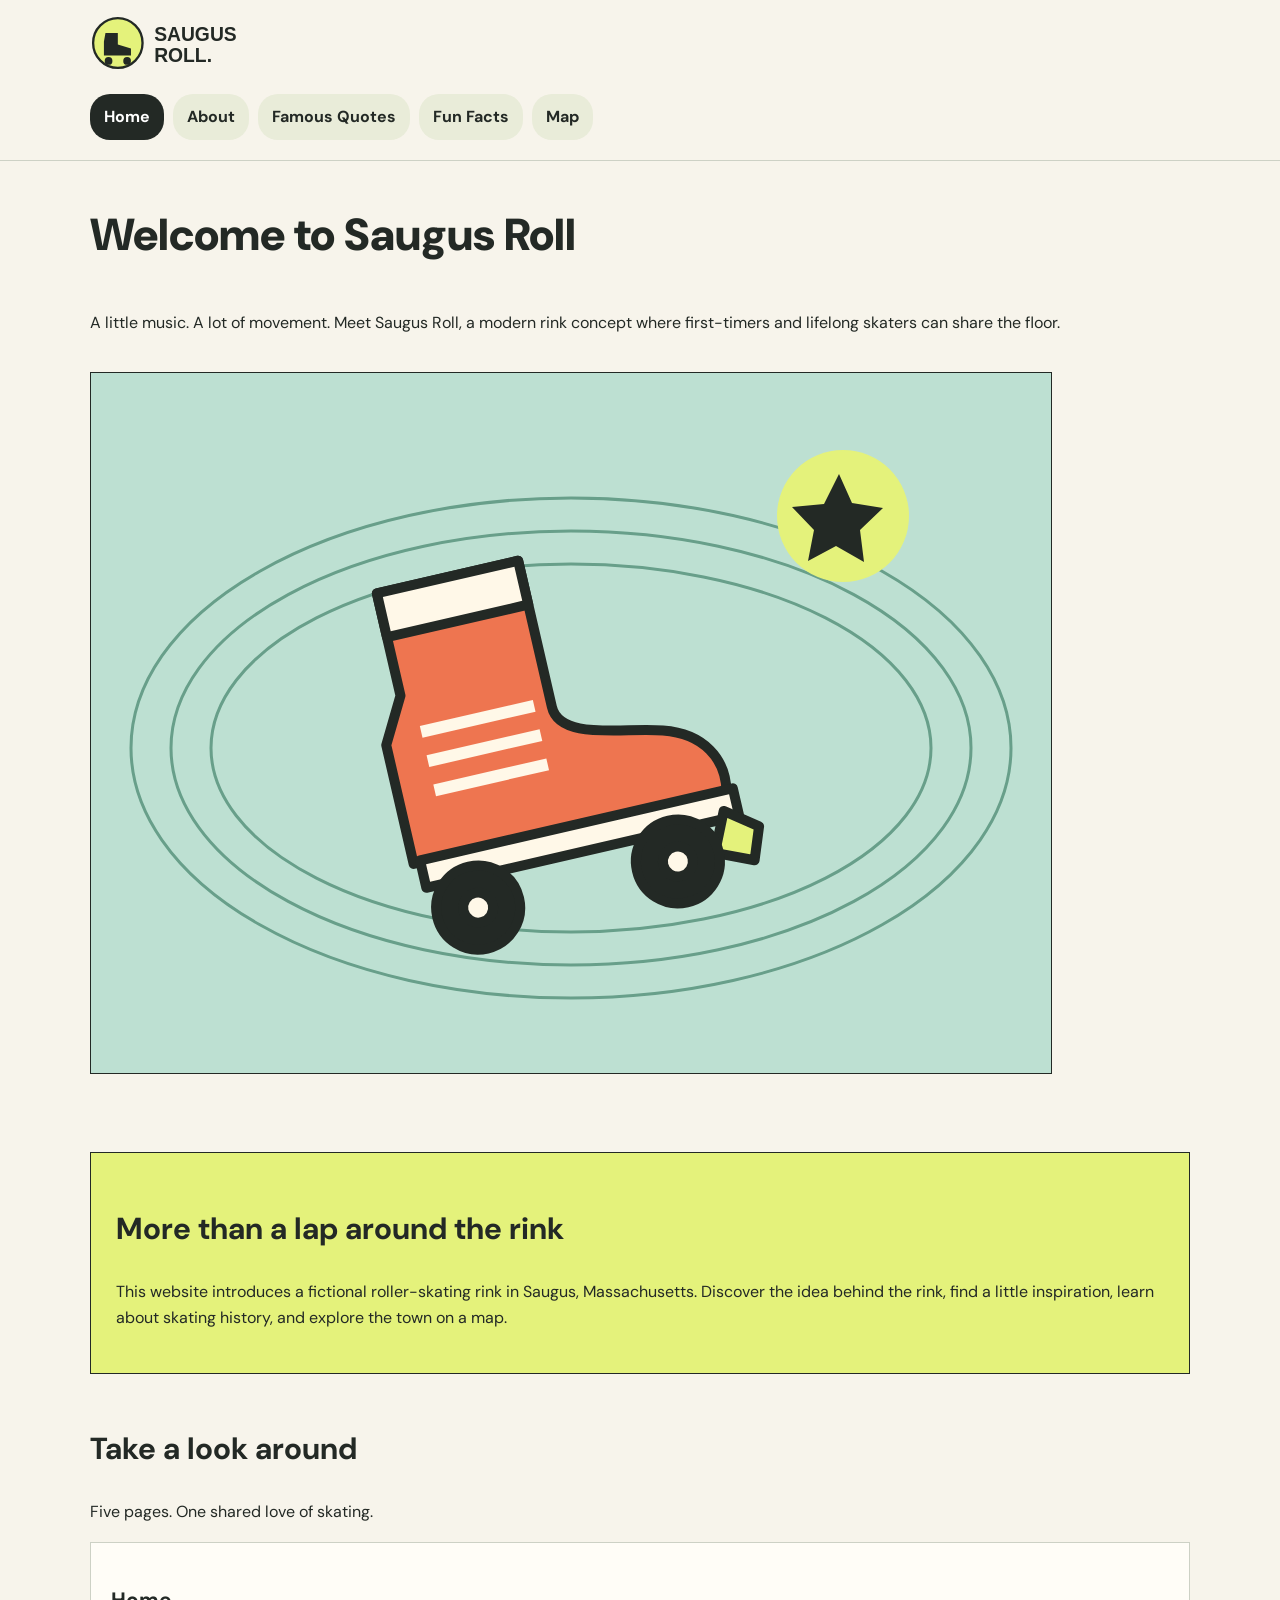
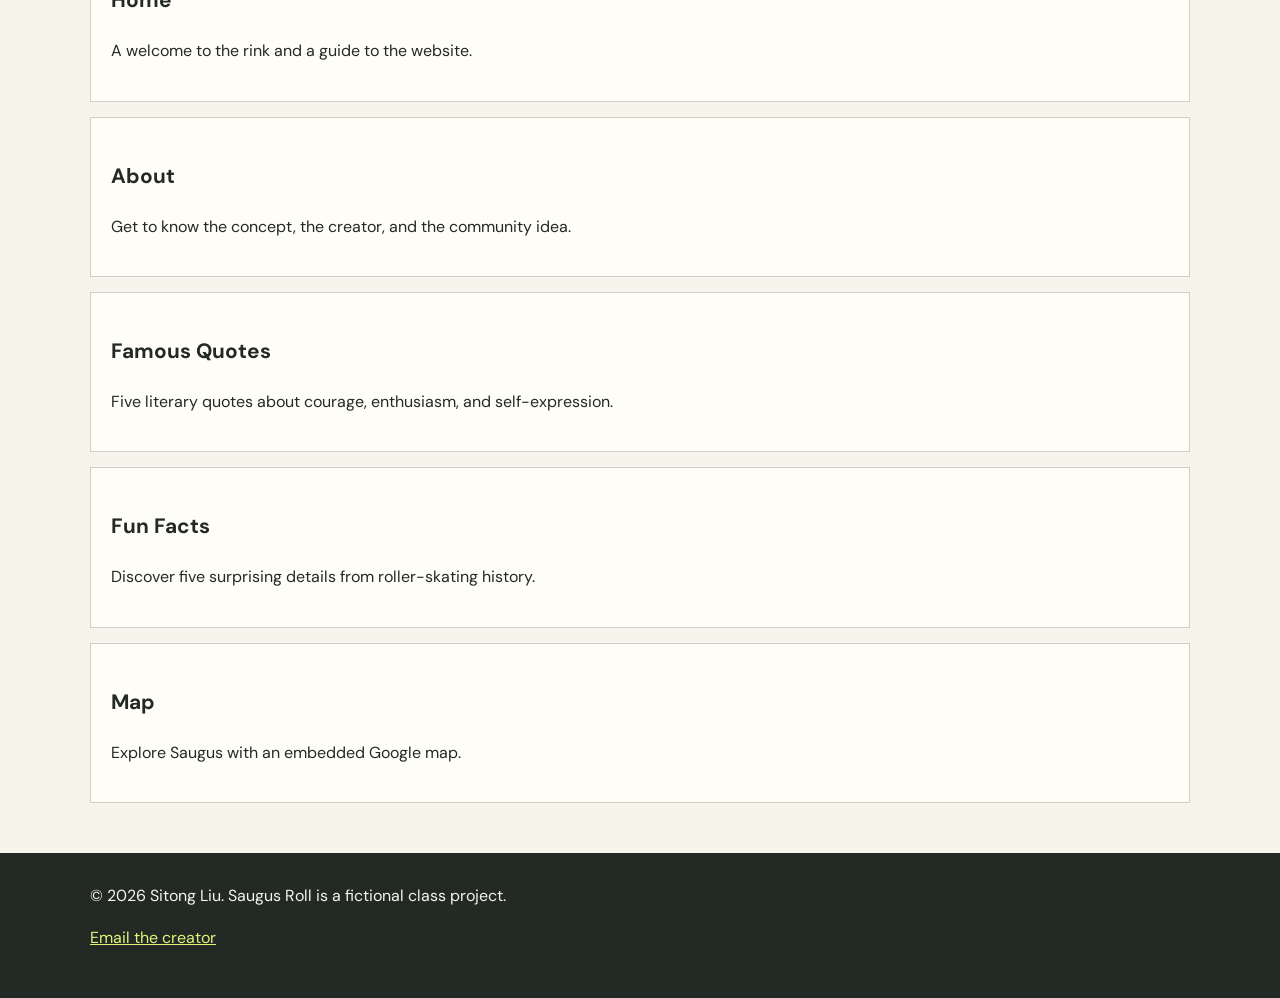
<file: index.html>
<!DOCTYPE html>
<html lang="en">
<head>
  <meta charset="UTF-8">
  <meta name="viewport" content="width=device-width, initial-scale=1.0">
  <meta name="description" content="Home — Saugus Roll, a fictional modern roller-skating rink in Saugus, Massachusetts.">
  <title>Home | Saugus Roll</title>
  <link rel="icon" href="images/logo-small.svg" type="image/svg+xml">
  <link rel="stylesheet" href="css/styles.css">
</head>
<body>
  <!-- The same header and navigation appear on all five pages. -->
  <header class="site-header">
    <div class="container">
      <a class="logo" href="index.html">
        <img src="images/logo.svg" alt="Saugus Roll logo" width="220" height="72">
      </a>
      <nav>
        <ul>
          <li><a class="current" href="index.html">Home</a></li>
          <li><a href="about.html">About</a></li>
          <li><a href="quotes.html">Famous Quotes</a></li>
          <li><a href="funfacts.html">Fun Facts</a></li>
          <li><a href="map.html">Map</a></li>
        </ul>
      </nav>
    </div>
  </header>
  <main class="container">
    <section>
      <h1>Welcome to Saugus Roll</h1>
      <p>A little music. A lot of movement. Meet Saugus Roll, a modern rink concept where first-timers and lifelong skaters can share the floor.</p>
      <img class="hero-image" src="images/rink.svg" alt="Illustration of a coral roller skate inside green oval rink lines" width="960" height="700">
    </section>
    <!-- This section explains the purpose of the website. -->
    <section class="purpose">
      <h2>More than a lap around the rink</h2>
      <p>This website introduces a fictional roller-skating rink in Saugus, Massachusetts. Discover the idea behind the rink, find a little inspiration, learn about skating history, and explore the town on a map.</p>
    </section>
    <section>
      <h2>Take a look around</h2>
      <p>Five pages. One shared love of skating.</p>
      <div class="card">
        <h3>Home</h3>
        <p>A welcome to the rink and a guide to the website.</p>
      </div>
      <div class="card">
        <h3>About</h3>
        <p>Get to know the concept, the creator, and the community idea.</p>
      </div>
      <div class="card">
        <h3>Famous Quotes</h3>
        <p>Five literary quotes about courage, enthusiasm, and self-expression.</p>
      </div>
      <div class="card">
        <h3>Fun Facts</h3>
        <p>Discover five surprising details from roller-skating history.</p>
      </div>
      <div class="card">
        <h3>Map</h3>
        <p>Explore Saugus with an embedded Google map.</p>
      </div>
    </section>
  </main>
  <footer class="site-footer">
    <div class="container">
      <p>&copy; 2026 Sitong Liu. Saugus Roll is a fictional class project.</p>
      <!-- Contact link opens a blank email addressed to the creator. -->
      <p><a href="mailto:liu.s2@northeastern.edu">Email the creator</a></p>
    </div>
  </footer>
</body>
</html>
</file>
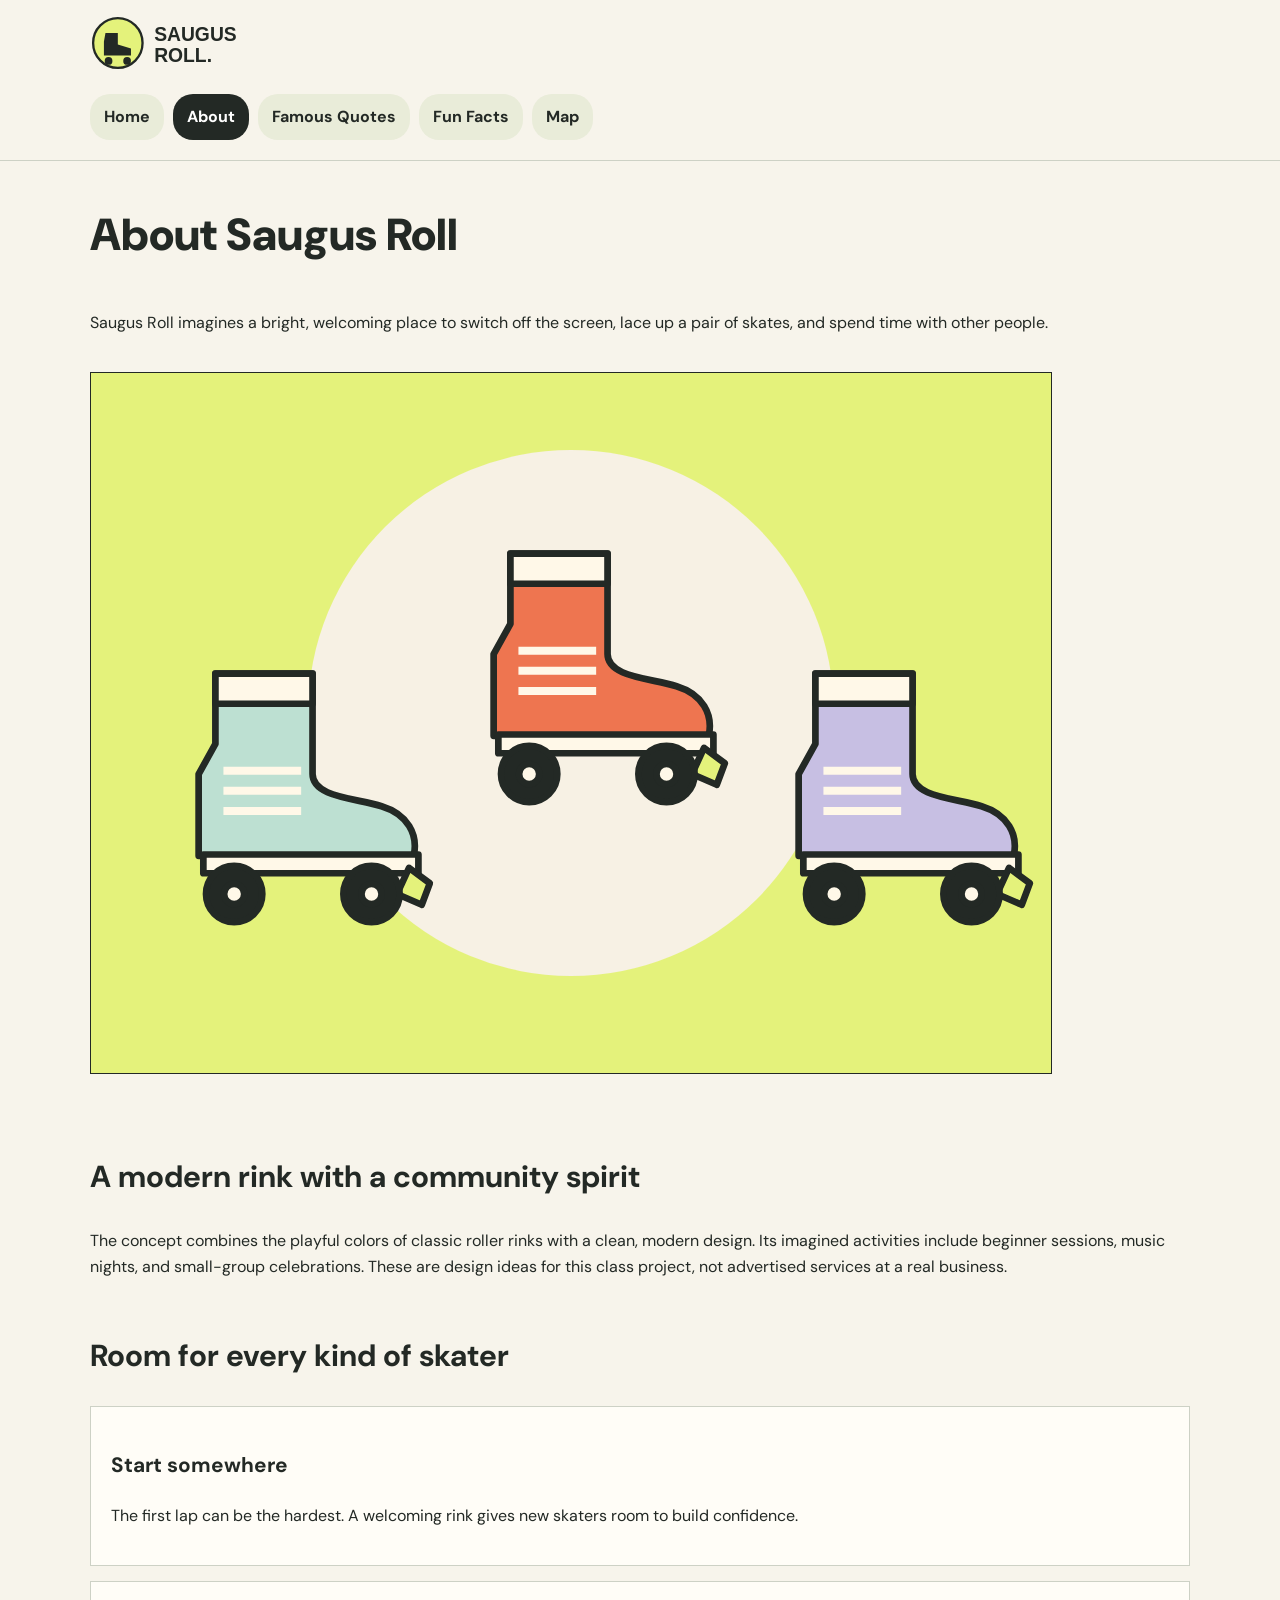
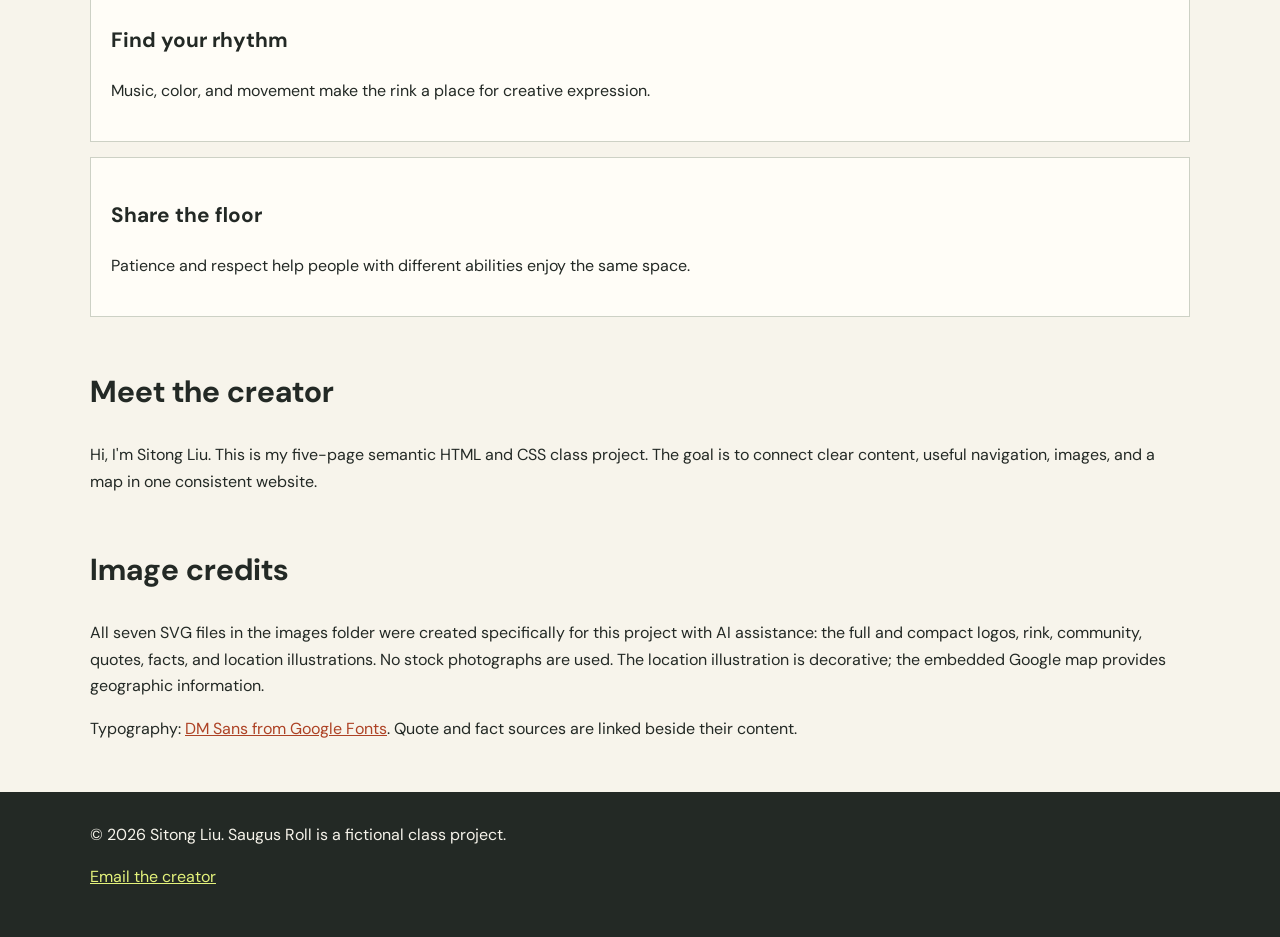
<file: about.html>
<!DOCTYPE html>
<html lang="en">
<head>
  <meta charset="UTF-8">
  <meta name="viewport" content="width=device-width, initial-scale=1.0">
  <meta name="description" content="About — Saugus Roll, a fictional modern roller-skating rink in Saugus, Massachusetts.">
  <title>About | Saugus Roll</title>
  <link rel="icon" href="images/logo-small.svg" type="image/svg+xml">
  <link rel="stylesheet" href="css/styles.css">
</head>
<body>
  <!-- The same header and navigation appear on all five pages. -->
  <header class="site-header">
    <div class="container">
      <a class="logo" href="index.html">
        <img src="images/logo.svg" alt="Saugus Roll logo" width="220" height="72">
      </a>
      <nav>
        <ul>
          <li><a href="index.html">Home</a></li>
          <li><a class="current" href="about.html">About</a></li>
          <li><a href="quotes.html">Famous Quotes</a></li>
          <li><a href="funfacts.html">Fun Facts</a></li>
          <li><a href="map.html">Map</a></li>
        </ul>
      </nav>
    </div>
  </header>
  <main class="container">
    <section>
      <h1>About Saugus Roll</h1>
      <p>Saugus Roll imagines a bright, welcoming place to switch off the screen, lace up a pair of skates, and spend time with other people.</p>
      <img class="hero-image" src="images/community.svg" alt="Illustration of three roller skates in mint, coral, and purple" width="960" height="700">
    </section>
    <section>
      <h2>A modern rink with a community spirit</h2>
      <p>The concept combines the playful colors of classic roller rinks with a clean, modern design. Its imagined activities include beginner sessions, music nights, and small-group celebrations. These are design ideas for this class project, not advertised services at a real business.</p>
    </section>
    <section>
      <h2>Room for every kind of skater</h2>
      <div class="card">
        <h3>Start somewhere</h3>
        <p>The first lap can be the hardest. A welcoming rink gives new skaters room to build confidence.</p>
      </div>
      <div class="card">
        <h3>Find your rhythm</h3>
        <p>Music, color, and movement make the rink a place for creative expression.</p>
      </div>
      <div class="card">
        <h3>Share the floor</h3>
        <p>Patience and respect help people with different abilities enjoy the same space.</p>
      </div>
    </section>
    <section>
      <h2>Meet the creator</h2>
      <p>Hi, I'm Sitong Liu. This is my five-page semantic HTML and CSS class project. The goal is to connect clear content, useful navigation, images, and a map in one consistent website.</p>
    </section>
    <section id="image-credits">
      <h2>Image credits</h2>
      <p>All seven SVG files in the images folder were created specifically for this project with AI assistance: the full and compact logos, rink, community, quotes, facts, and location illustrations. No stock photographs are used. The location illustration is decorative; the embedded Google map provides geographic information.</p>
      <p>Typography: <a href="https://fonts.google.com/specimen/DM+Sans" target="_blank">DM Sans from Google Fonts</a>. Quote and fact sources are linked beside their content.</p>
    </section>
  </main>
  <footer class="site-footer">
    <div class="container">
      <p>&copy; 2026 Sitong Liu. Saugus Roll is a fictional class project.</p>
      <!-- Contact link opens a blank email addressed to the creator. -->
      <p><a href="mailto:liu.s2@northeastern.edu">Email the creator</a></p>
    </div>
  </footer>
</body>
</html>
</file>
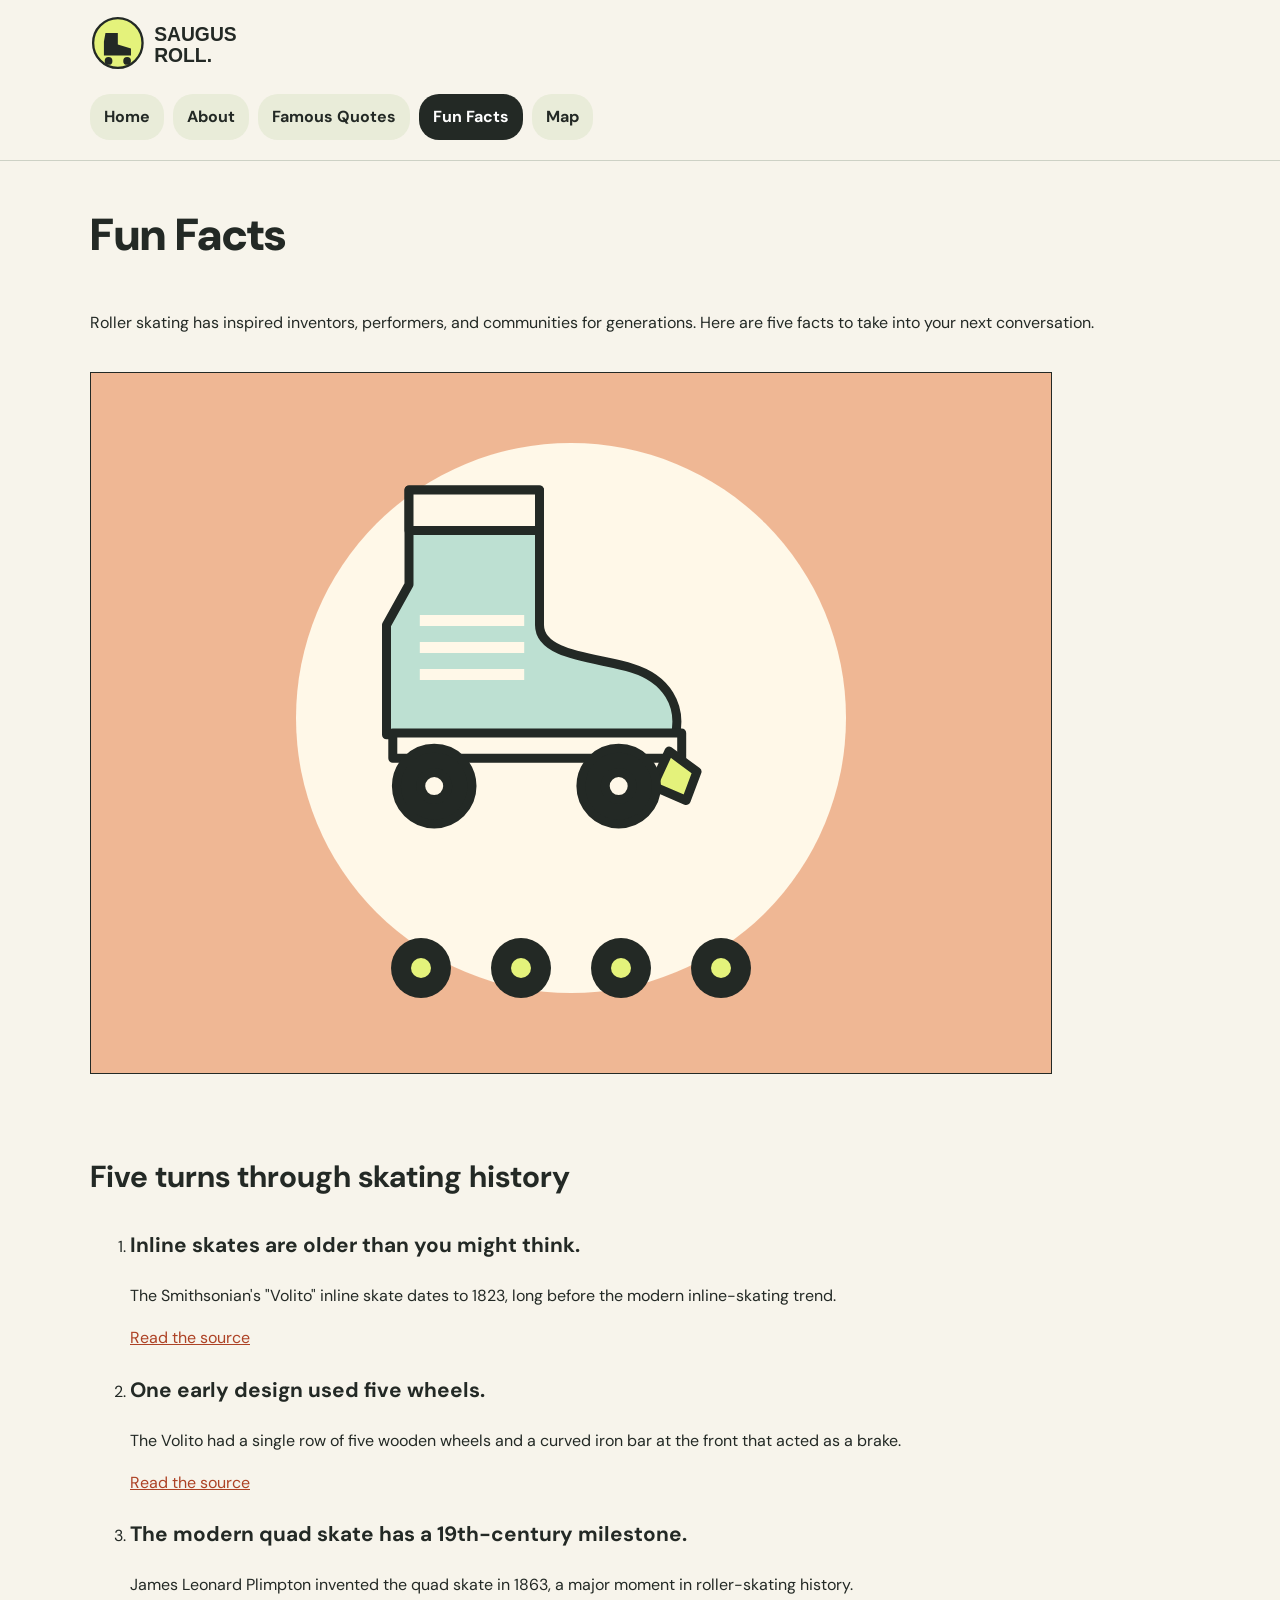
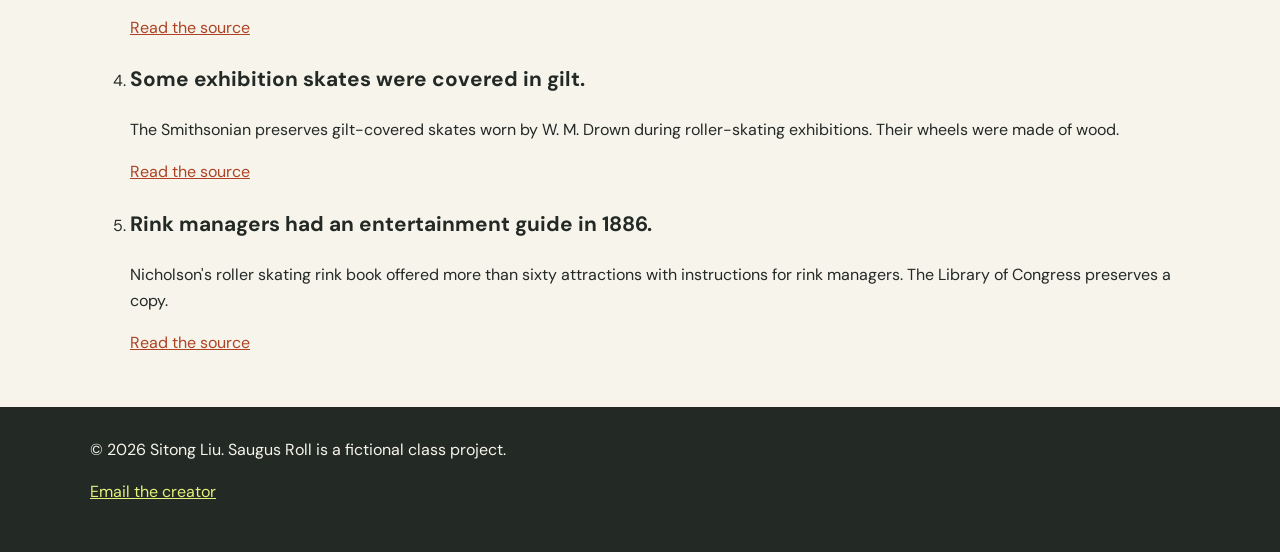
<file: funfacts.html>
<!DOCTYPE html>
<html lang="en">
<head>
  <meta charset="UTF-8">
  <meta name="viewport" content="width=device-width, initial-scale=1.0">
  <meta name="description" content="Fun Facts — Saugus Roll, a fictional modern roller-skating rink in Saugus, Massachusetts.">
  <title>Fun Facts | Saugus Roll</title>
  <link rel="icon" href="images/logo-small.svg" type="image/svg+xml">
  <link rel="stylesheet" href="css/styles.css">
</head>
<body>
  <!-- The same header and navigation appear on all five pages. -->
  <header class="site-header">
    <div class="container">
      <a class="logo" href="index.html">
        <img src="images/logo.svg" alt="Saugus Roll logo" width="220" height="72">
      </a>
      <nav>
        <ul>
          <li><a href="index.html">Home</a></li>
          <li><a href="about.html">About</a></li>
          <li><a href="quotes.html">Famous Quotes</a></li>
          <li><a class="current" href="funfacts.html">Fun Facts</a></li>
          <li><a href="map.html">Map</a></li>
        </ul>
      </nav>
    </div>
  </header>
  <main class="container">
    <section>
      <h1>Fun Facts</h1>
      <p>Roller skating has inspired inventors, performers, and communities for generations. Here are five facts to take into your next conversation.</p>
      <img class="hero-image" src="images/facts.svg" alt="Illustration of a mint roller skate with four wheels arranged below it" width="960" height="700">
    </section>
    <section>
      <h2>Five turns through skating history</h2>
      <!-- An ordered list meets the assignment's list requirement. -->
      <ol class="facts-list">
        <li>
          <h3>Inline skates are older than you might think.</h3>
          <p>The Smithsonian's "Volito" inline skate dates to 1823, long before the modern inline-skating trend.</p>
          <p><a href="https://americanhistory.si.edu/collections/object/nmah_335014" target="_blank">Read the source</a></p>
        </li>
        <li>
          <h3>One early design used five wheels.</h3>
          <p>The Volito had a single row of five wooden wheels and a curved iron bar at the front that acted as a brake.</p>
          <p><a href="https://americanhistory.si.edu/collections/object/nmah_335014" target="_blank">Read the source</a></p>
        </li>
        <li>
          <h3>The modern quad skate has a 19th-century milestone.</h3>
          <p>James Leonard Plimpton invented the quad skate in 1863, a major moment in roller-skating history.</p>
          <p><a href="https://blogs.loc.gov/loc/2011/02/crazy-sk8s/" target="_blank">Read the source</a></p>
        </li>
        <li>
          <h3>Some exhibition skates were covered in gilt.</h3>
          <p>The Smithsonian preserves gilt-covered skates worn by W. M. Drown during roller-skating exhibitions. Their wheels were made of wood.</p>
          <p><a href="https://americanhistory.si.edu/collections/object/nmah_335012" target="_blank">Read the source</a></p>
        </li>
        <li>
          <h3>Rink managers had an entertainment guide in 1886.</h3>
          <p>Nicholson's roller skating rink book offered more than sixty attractions with instructions for rink managers. The Library of Congress preserves a copy.</p>
          <p><a href="https://www.loc.gov/item/05023998/" target="_blank">Read the source</a></p>
        </li>
      </ol>
    </section>
  </main>
  <footer class="site-footer">
    <div class="container">
      <p>&copy; 2026 Sitong Liu. Saugus Roll is a fictional class project.</p>
      <!-- Contact link opens a blank email addressed to the creator. -->
      <p><a href="mailto:liu.s2@northeastern.edu">Email the creator</a></p>
    </div>
  </footer>
</body>
</html>
</file>
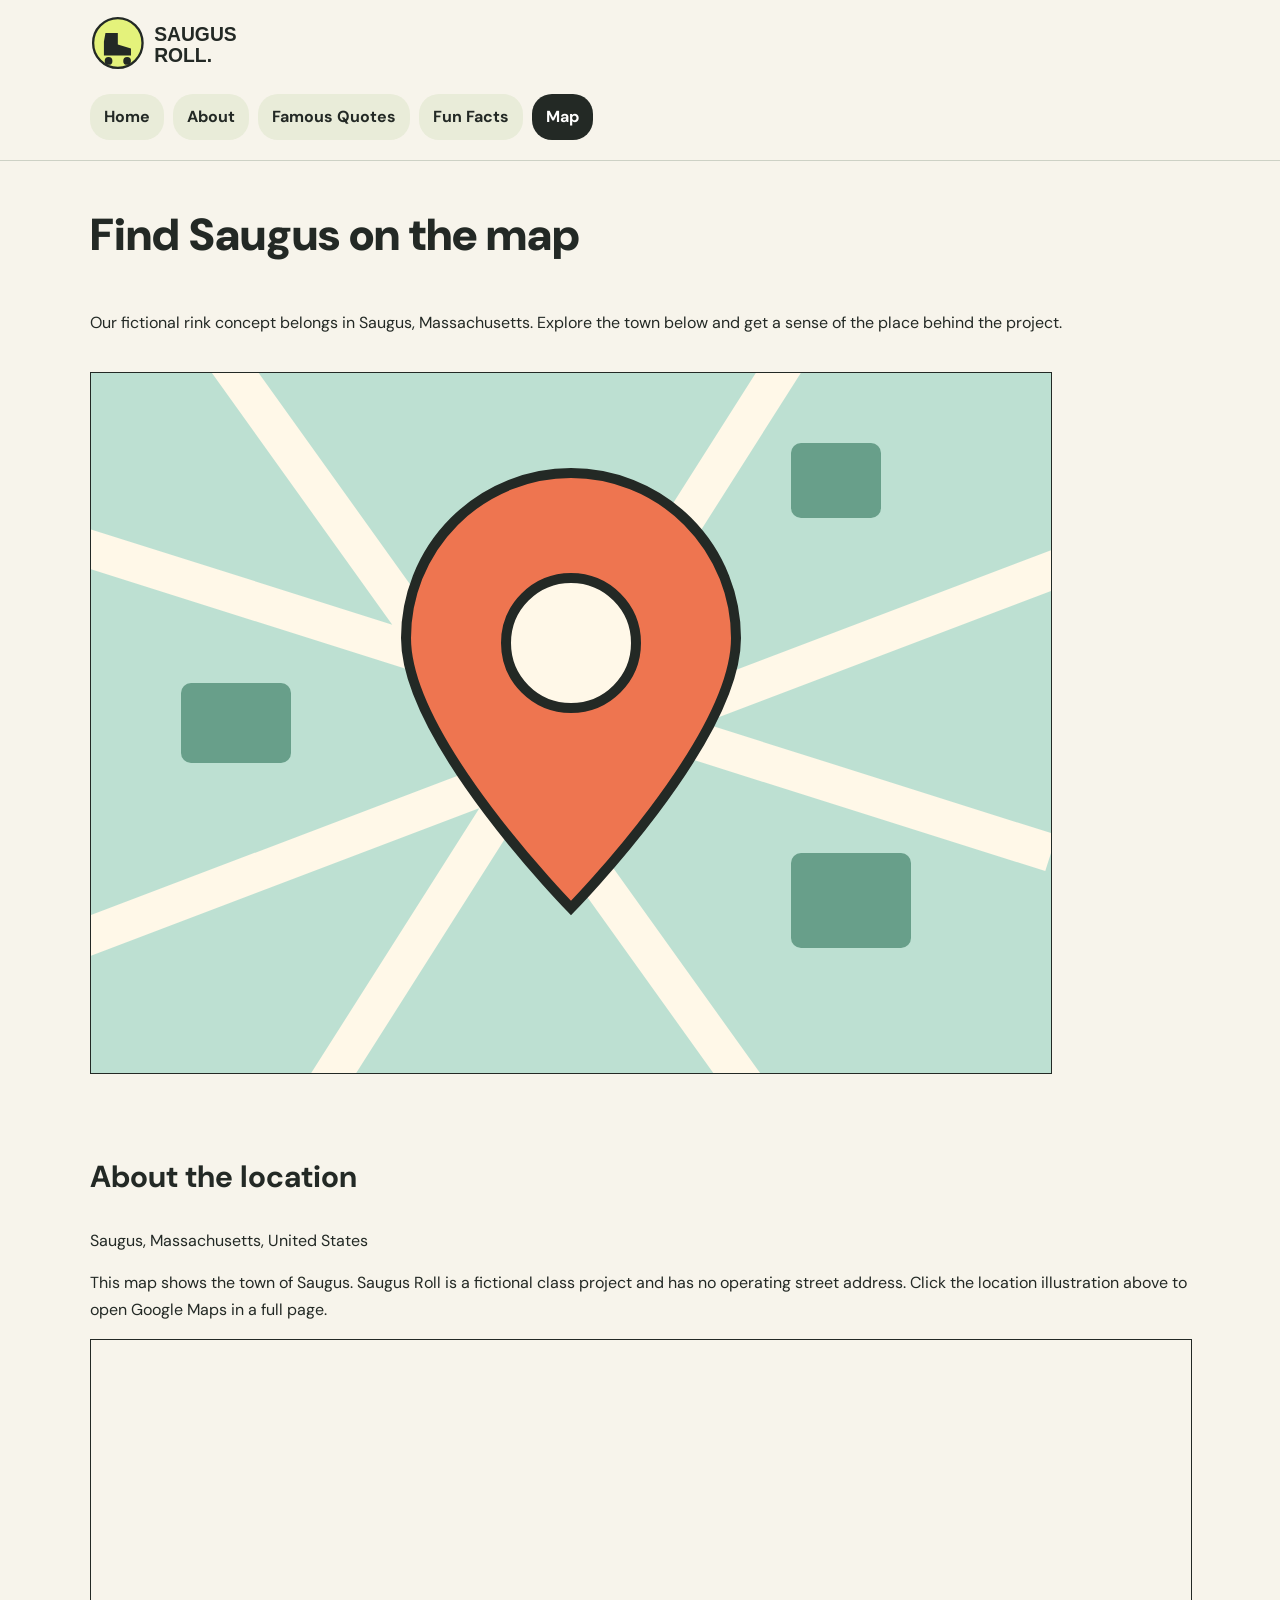
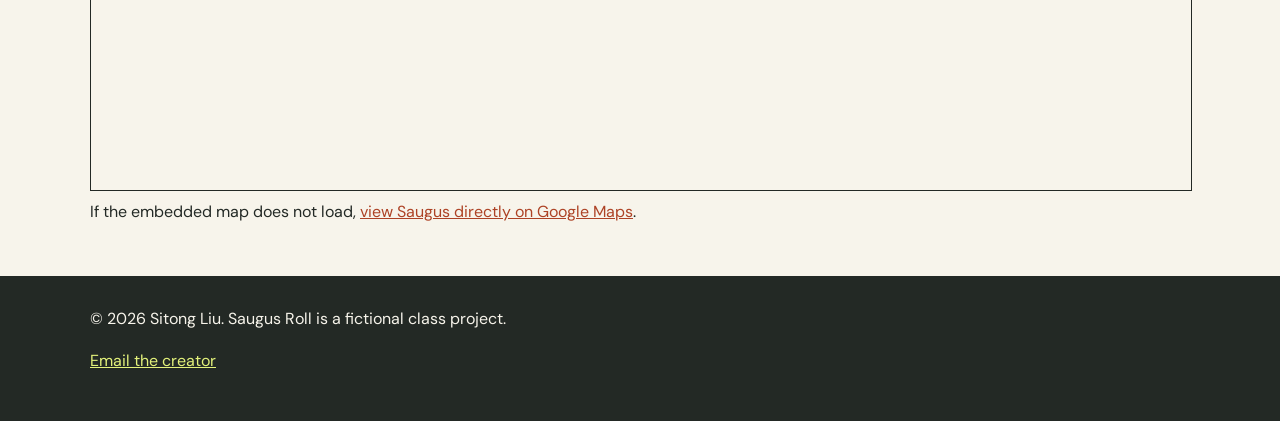
<file: map.html>
<!DOCTYPE html>
<html lang="en">
<head>
  <meta charset="UTF-8">
  <meta name="viewport" content="width=device-width, initial-scale=1.0">
  <meta name="description" content="Map — Saugus Roll, a fictional modern roller-skating rink in Saugus, Massachusetts.">
  <title>Map | Saugus Roll</title>
  <link rel="icon" href="images/logo-small.svg" type="image/svg+xml">
  <link rel="stylesheet" href="css/styles.css">
</head>
<body>
  <!-- The same header and navigation appear on all five pages. -->
  <header class="site-header">
    <div class="container">
      <a class="logo" href="index.html">
        <img src="images/logo.svg" alt="Saugus Roll logo" width="220" height="72">
      </a>
      <nav>
        <ul>
          <li><a href="index.html">Home</a></li>
          <li><a href="about.html">About</a></li>
          <li><a href="quotes.html">Famous Quotes</a></li>
          <li><a href="funfacts.html">Fun Facts</a></li>
          <li><a class="current" href="map.html">Map</a></li>
        </ul>
      </nav>
    </div>
  </header>
  <main class="container">
    <section>
      <h1>Find Saugus on the map</h1>
      <p>Our fictional rink concept belongs in Saugus, Massachusetts. Explore the town below and get a sense of the place behind the project.</p>
      <!-- This image is also a link to an external site. -->
      <a href="https://www.google.com/maps/search/?api=1&amp;query=Saugus%2C%20MA" target="_blank">
        <img class="hero-image" src="images/location.svg" alt="Illustrated location pin; select the image to explore Saugus on Google Maps" width="960" height="700">
      </a>
    </section>
    <section>
      <h2>About the location</h2>
      <p>Saugus, Massachusetts, United States</p>
      <p>This map shows the town of Saugus. Saugus Roll is a fictional class project and has no operating street address. Click the location illustration above to open Google Maps in a full page.</p>
      <!-- Google Maps is an external embed and needs an internet connection. -->
      <iframe class="map-frame" title="Google Maps showing Saugus, Massachusetts" src="https://www.google.com/maps?q=Saugus%2C%20Massachusetts&amp;output=embed" width="1100" height="450" loading="lazy"></iframe>
      <p>If the embedded map does not load, <a href="https://www.google.com/maps/search/?api=1&amp;query=Saugus%2C%20MA" target="_blank">view Saugus directly on Google Maps</a>.</p>
    </section>
  </main>
  <footer class="site-footer">
    <div class="container">
      <p>&copy; 2026 Sitong Liu. Saugus Roll is a fictional class project.</p>
      <!-- Contact link opens a blank email addressed to the creator. -->
      <p><a href="mailto:liu.s2@northeastern.edu">Email the creator</a></p>
    </div>
  </footer>
</body>
</html>
</file>
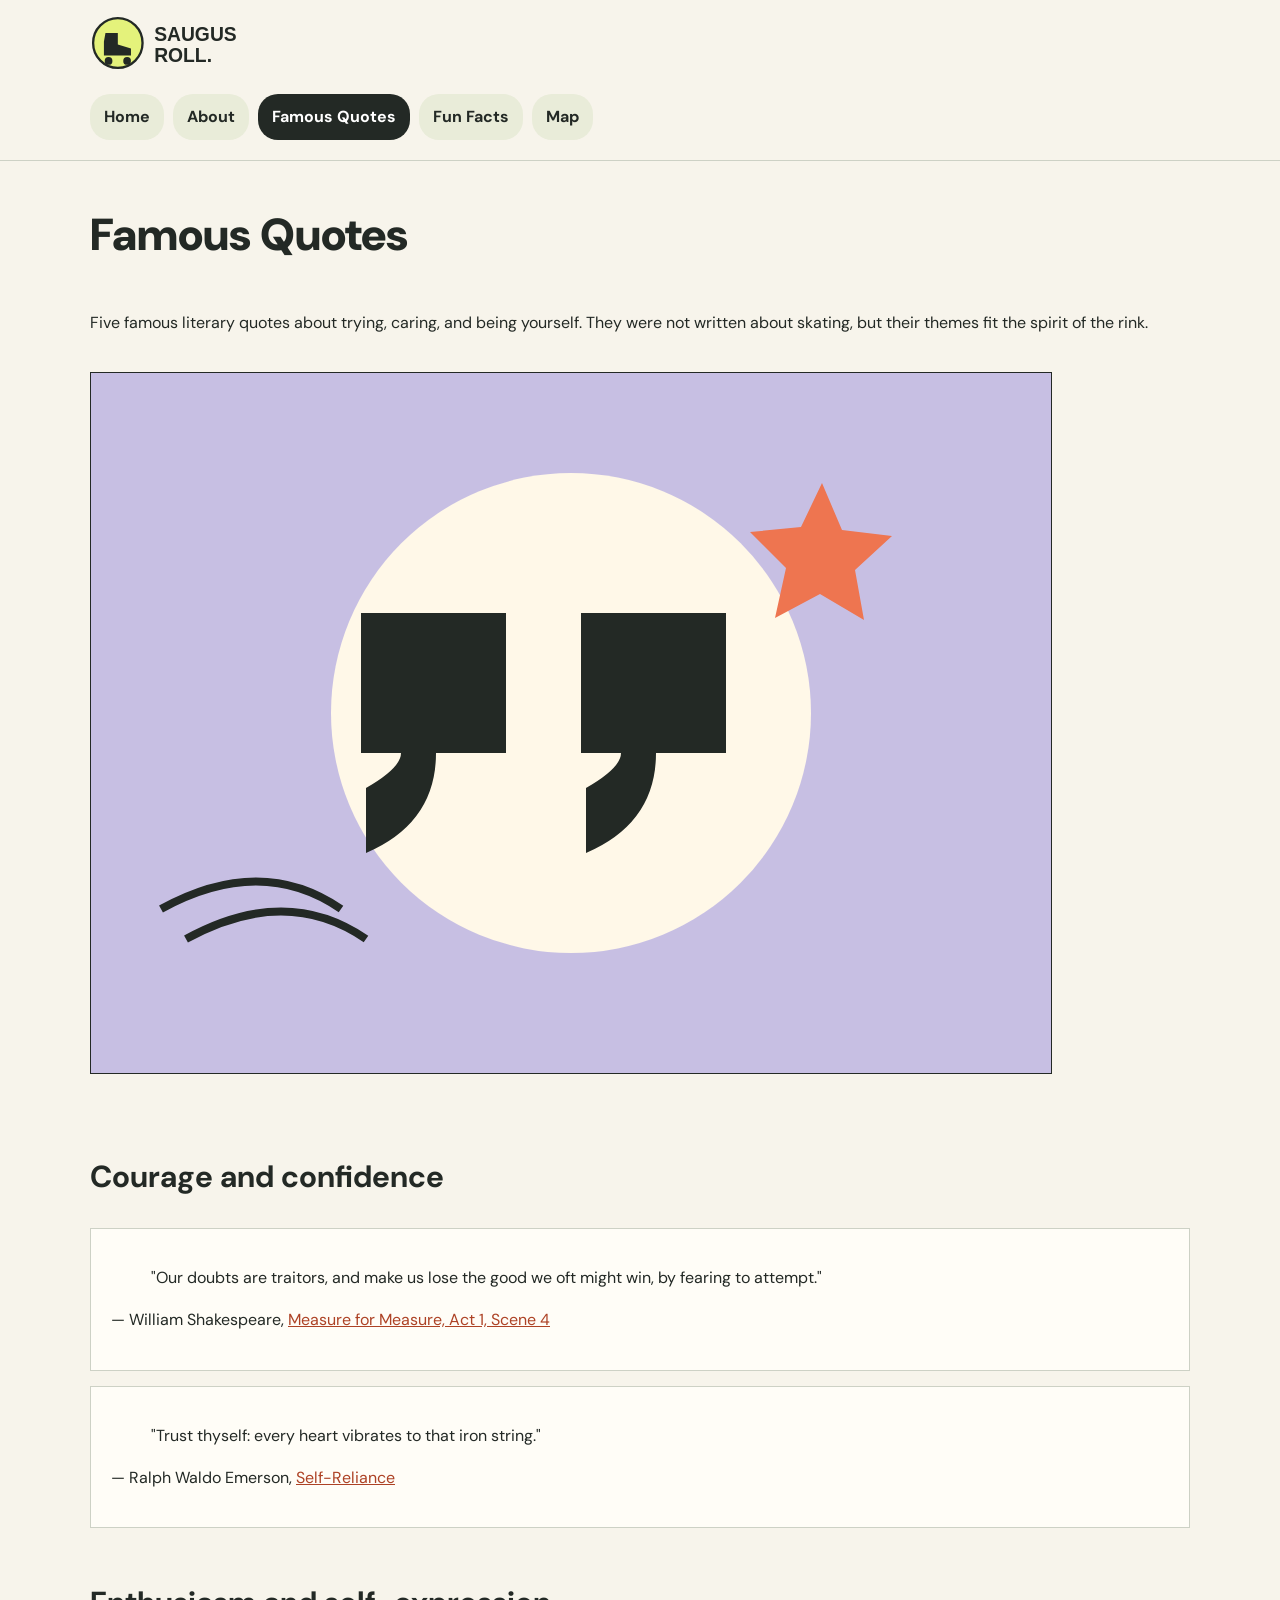
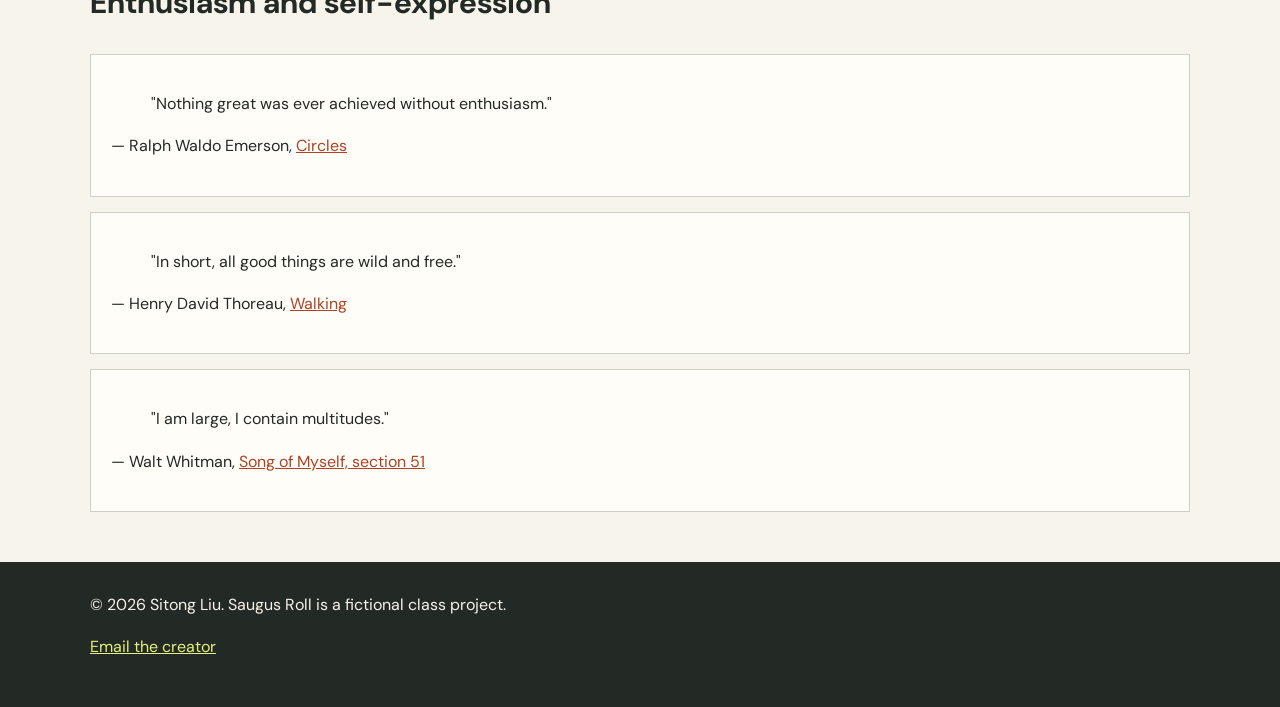
<file: quotes.html>
<!DOCTYPE html>
<html lang="en">
<head>
  <meta charset="UTF-8">
  <meta name="viewport" content="width=device-width, initial-scale=1.0">
  <meta name="description" content="Famous Quotes — Saugus Roll, a fictional modern roller-skating rink in Saugus, Massachusetts.">
  <title>Famous Quotes | Saugus Roll</title>
  <link rel="icon" href="images/logo-small.svg" type="image/svg+xml">
  <link rel="stylesheet" href="css/styles.css">
</head>
<body>
  <!-- The same header and navigation appear on all five pages. -->
  <header class="site-header">
    <div class="container">
      <a class="logo" href="index.html">
        <img src="images/logo.svg" alt="Saugus Roll logo" width="220" height="72">
      </a>
      <nav>
        <ul>
          <li><a href="index.html">Home</a></li>
          <li><a href="about.html">About</a></li>
          <li><a class="current" href="quotes.html">Famous Quotes</a></li>
          <li><a href="funfacts.html">Fun Facts</a></li>
          <li><a href="map.html">Map</a></li>
        </ul>
      </nav>
    </div>
  </header>
  <main class="container">
    <section>
      <h1>Famous Quotes</h1>
      <p>Five famous literary quotes about trying, caring, and being yourself. They were not written about skating, but their themes fit the spirit of the rink.</p>
      <img class="hero-image" src="images/quotes.svg" alt="Illustration of large quotation marks with a coral star" width="960" height="700">
    </section>
    <!-- Quotes grouped by theme -->
    <section>
      <h2>Courage and confidence</h2>
      <div class="quote-card">
        <blockquote>
          <p>"Our doubts are traitors, and make us lose the good we oft might win, by fearing to attempt."</p>
        </blockquote>
        <p>— William Shakespeare, <a href="https://www.folger.edu/explore/shakespeares-works/measure-for-measure/read/1/4/" target="_blank">Measure for Measure, Act 1, Scene 4</a></p>
      </div>
      <div class="quote-card">
        <blockquote>
          <p>"Trust thyself: every heart vibrates to that iron string."</p>
        </blockquote>
        <p>— Ralph Waldo Emerson, <a href="https://www.gutenberg.org/cache/epub/2944/pg2944-images.html" target="_blank">Self-Reliance</a></p>
      </div>
    </section>
    <section>
      <h2>Enthusiasm and self-expression</h2>
      <div class="quote-card">
        <blockquote>
          <p>"Nothing great was ever achieved without enthusiasm."</p>
        </blockquote>
        <p>— Ralph Waldo Emerson, <a href="https://www.gutenberg.org/cache/epub/2944/pg2944-images.html" target="_blank">Circles</a></p>
      </div>
      <div class="quote-card">
        <blockquote>
          <p>"In short, all good things are wild and free."</p>
        </blockquote>
        <p>— Henry David Thoreau, <a href="https://www.gutenberg.org/files/1022/1022-h/1022-h.htm" target="_blank">Walking</a></p>
      </div>
      <div class="quote-card">
        <blockquote>
          <p>"I am large, I contain multitudes."</p>
        </blockquote>
        <p>— Walt Whitman, <a href="https://www.poetryfoundation.org/poems/45477/song-of-myself-1892-version" target="_blank">Song of Myself, section 51</a></p>
      </div>
    </section>
  </main>
  <footer class="site-footer">
    <div class="container">
      <p>&copy; 2026 Sitong Liu. Saugus Roll is a fictional class project.</p>
      <!-- Contact link opens a blank email addressed to the creator. -->
      <p><a href="mailto:liu.s2@northeastern.edu">Email the creator</a></p>
    </div>
  </footer>
</body>
</html>
</file>
<file: css/styles.css>
/* Google Font for the whole site. DM Sans is not one of the three excluded fonts. */
@import url('https://fonts.googleapis.com/css2?family=DM+Sans:wght@400;500;700;900&display=swap');

/* Base styles */
body {
    margin: 0;
    background: #f7f4eb;
    color: #232925;
    font-family: 'DM Sans', Arial, sans-serif;
    line-height: 1.65;
}

.container {
    max-width: 1100px;
    margin: 0 auto;
    padding: 0 20px;
}

img {
    max-width: 100%;
    height: auto;
}

h1 {
    font-size: 2.8em;
    font-weight: 900;
}

h2 {
    font-size: 1.9em;
}

h3 {
    font-size: 1.3em;
}

p {
    margin: 0 0 1em 0;
}

a {
    color: #ad4225;
}

/* Hover effect on all links */
a:hover {
    color: #232925;
}

/* Header and logo */
.site-header {
    border-bottom: 1px solid #cdd1c5;
    padding: 15px 0;
}

.logo img {
    width: 170px;
}

/* Navigation bar */
nav ul {
    list-style: none;
    padding: 0;
    margin: 15px 0 0 0;
}

nav li {
    display: inline-block;
    margin: 0 5px 5px 0;
}

nav a {
    display: inline-block;
    padding: 10px 14px;
    text-decoration: none;
    font-weight: 700;
    color: #232925;
    background: #e9ecd9;
    border-radius: 20px;
}

nav a:hover {
    background: #ad4225;
    color: #ffffff;
}

nav a.current {
    background: #232925;
    color: #ffffff;
}

/* Sections */
section {
    margin: 25px 0 50px 0;
}

.hero-image {
    border: 1px solid #232925;
    margin: 20px 0;
}

.purpose {
    background: #e4f27b;
    border: 1px solid #232925;
    padding: 25px;
    margin: 25px 0 50px 0;
}

.card {
    border: 1px solid #cdd1c5;
    background: #fffdf7;
    padding: 20px;
    margin-bottom: 15px;
}

.quote-card {
    border: 1px solid #cdd1c5;
    background: #fffdf7;
    padding: 20px;
    margin-bottom: 15px;
}

.facts-list li {
    margin-bottom: 20px;
}

.map-frame {
    width: 100%;
    height: 450px;
    border: 1px solid #232925;
}

/* Footer */
.site-footer {
    background: #232925;
    color: #f7f4eb;
    padding: 30px 0;
    margin-top: 40px;
}

.site-footer a {
    color: #e4f27b;
}

.site-footer a:hover {
    color: #ffffff;
}

/* Small screens: the logo gets smaller when the screen gets smaller */
@media (max-width: 600px) {
    .logo img {
        width: 120px;
    }

    h1 {
        font-size: 2em;
    }

    nav li {
        display: block;
        margin-bottom: 5px;
    }

    nav a {
        display: block;
    }

    .map-frame {
        height: 350px;
    }
}
</file>
